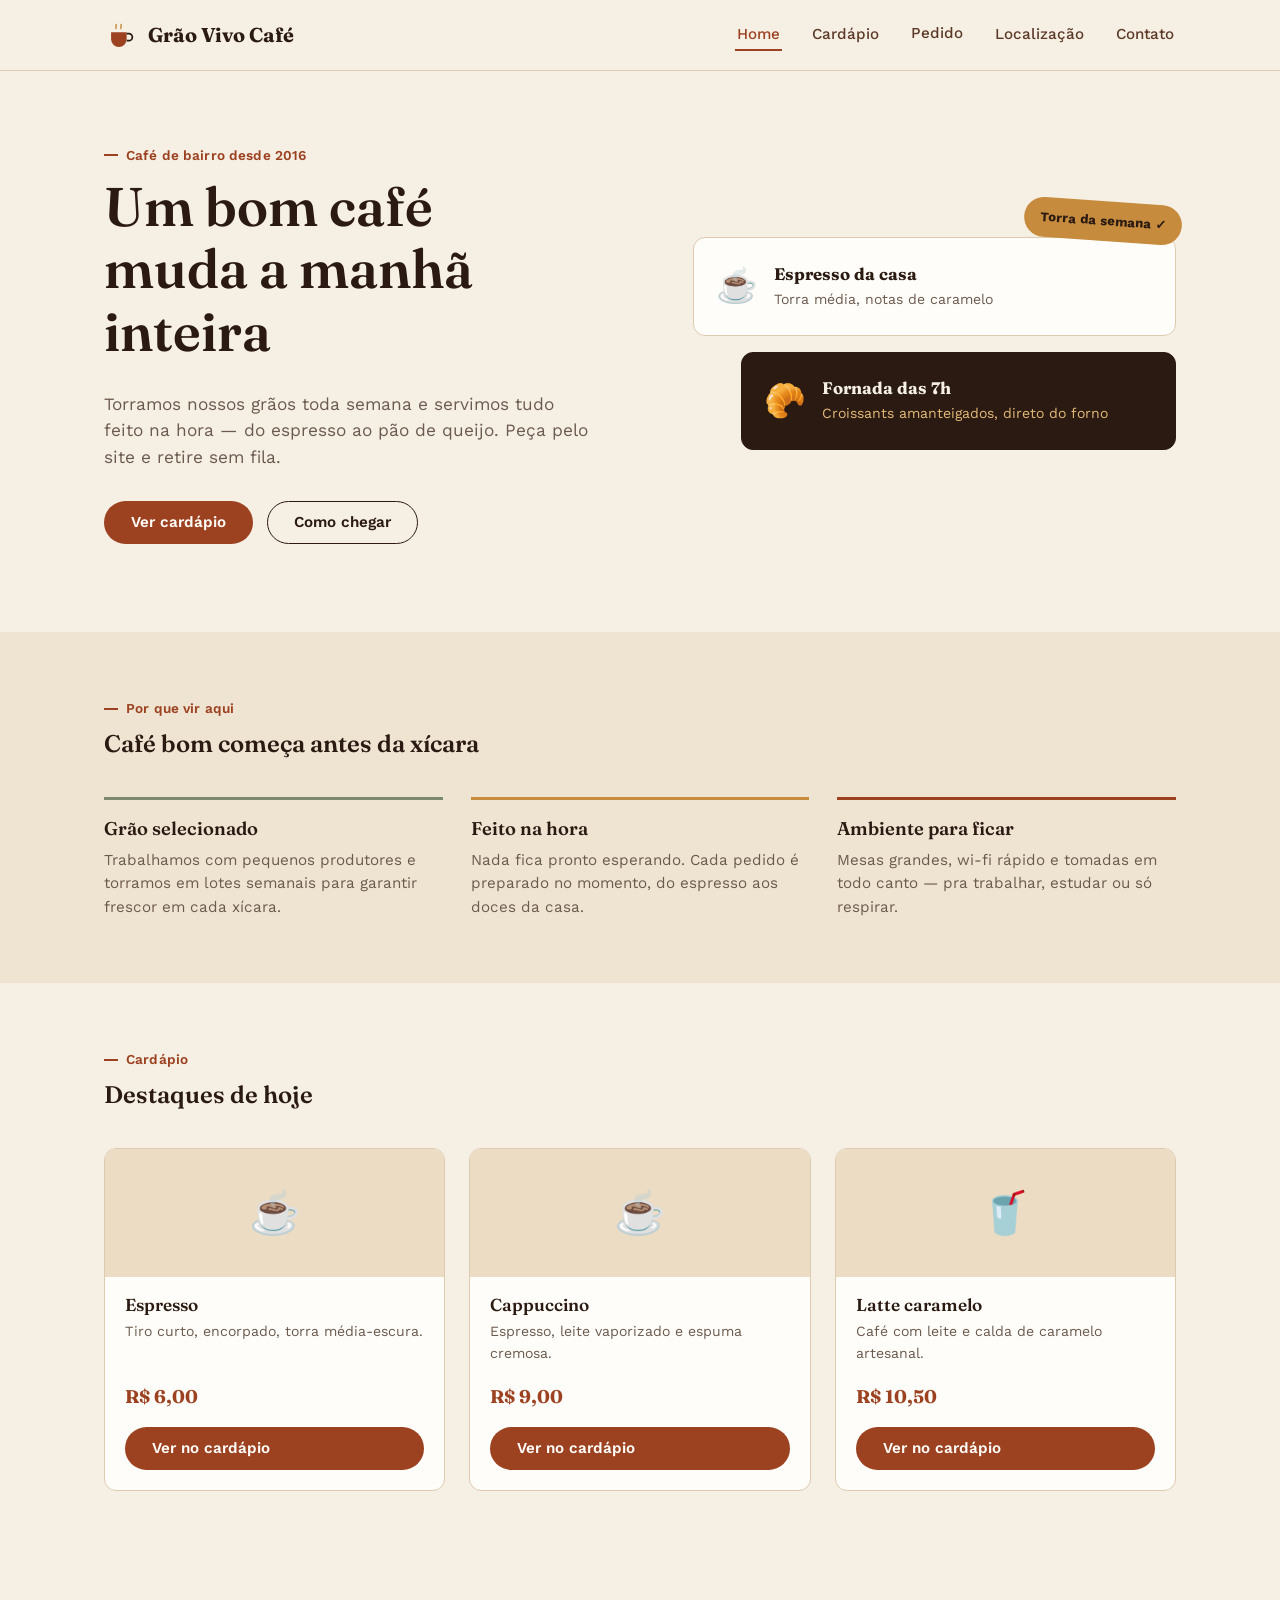
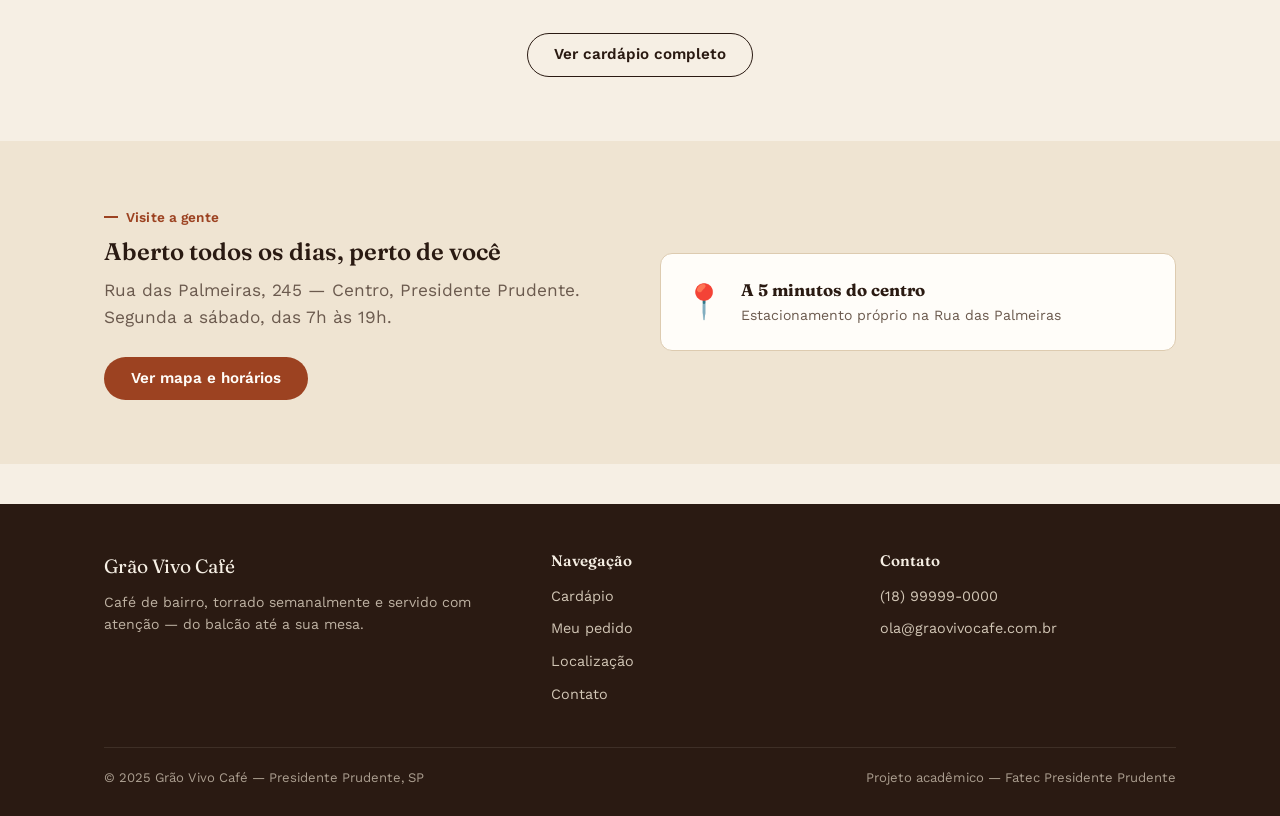
<file: index.html>
<!DOCTYPE html>
<html lang="pt-BR">
<head>
<meta charset="UTF-8" />
<meta name="viewport" content="width=device-width, initial-scale=1.0" />
<title>Grão Vivo Café — café de bairro, feito na hora</title>
<meta name="description" content="Grão Vivo Café: cardápio, pedidos, localização e contato. Café torrado semanalmente, feito com carinho." />
<link rel="preconnect" href="https://fonts.googleapis.com" />
<link rel="preconnect" href="https://fonts.gstatic.com" crossorigin />
<link href="https://fonts.googleapis.com/css2?family=Fraunces:opsz,wght@9..144,500;9..144,600;9..144,700&family=Work+Sans:wght@400;500;600;700&display=swap" rel="stylesheet" />
<link rel="stylesheet" href="style.css" />
</head>
<body>

<header class="site-header">
  <nav class="nav container">
    <a href="index.html" class="logo">
      <svg class="logo-mark" viewBox="0 0 48 48" fill="none" xmlns="http://www.w3.org/2000/svg" aria-hidden="true">
        <path d="M10 20h22v10a11 11 0 0 1-11 11h0A11 11 0 0 1 10 30V20Z" fill="#9C4221"/>
        <path d="M32 22h3a5 5 0 0 1 0 10h-3" stroke="#2A1A12" stroke-width="2.5" fill="none"/>
        <path d="M17 15c-1.5-2 1.5-3 0-6" stroke="#C68B3D" stroke-width="2" stroke-linecap="round"/>
        <path d="M24 15c-1.5-2 1.5-3 0-6" stroke="#C68B3D" stroke-width="2" stroke-linecap="round"/>
      </svg>
      Grão Vivo Café
    </a>

    <button class="nav-toggle" aria-label="Abrir menu" aria-expanded="false">
      <span></span>
    </button>

    <ul class="nav-links">
      <li><a href="index.html" aria-current="page">Home</a></li>
      <li><a href="cardapio.html">Cardápio</a></li>
      <li><a href="pedido.html" class="nav-cart">Pedido <span class="cart-badge" data-empty="true">0</span></a></li>
      <li><a href="localizacao.html">Localização</a></li>
      <li><a href="contato.html">Contato</a></li>
    </ul>
  </nav>
</header>

<main>

  <section class="hero">
    <div class="container">
      <div class="hero-copy">
        <span class="eyebrow">Café de bairro desde 2016</span>
        <h1>Um bom café muda a manhã inteira</h1>
        <p class="hero-sub">Torramos nossos grãos toda semana e servimos tudo feito na hora — do espresso ao pão de queijo. Peça pelo site e retire sem fila.</p>
        <div class="hero-actions">
          <a href="cardapio.html" class="btn btn-primary">Ver cardápio</a>
          <a href="localizacao.html" class="btn btn-secondary">Como chegar</a>
        </div>
      </div>

      <div class="hero-art">
        <span class="hero-badge">Torra da semana ✓</span>
        <div class="hero-card">
          <span class="emoji">☕</span>
          <div>
            <strong>Espresso da casa</strong>
            <span>Torra média, notas de caramelo</span>
          </div>
        </div>
        <div class="hero-card is-offset">
          <span class="emoji">🥐</span>
          <div>
            <strong>Fornada das 7h</strong>
            <span>Croissants amanteigados, direto do forno</span>
          </div>
        </div>
      </div>
    </div>
  </section>

  <section class="section-alt">
    <div class="container">
      <div class="section-head">
        <span class="eyebrow">Por que vir aqui</span>
        <h2>Café bom começa antes da xícara</h2>
      </div>

      <div class="features">
        <div class="feature">
          <h3>Grão selecionado</h3>
          <p>Trabalhamos com pequenos produtores e torramos em lotes semanais para garantir frescor em cada xícara.</p>
        </div>
        <div class="feature">
          <h3>Feito na hora</h3>
          <p>Nada fica pronto esperando. Cada pedido é preparado no momento, do espresso aos doces da casa.</p>
        </div>
        <div class="feature">
          <h3>Ambiente para ficar</h3>
          <p>Mesas grandes, wi-fi rápido e tomadas em todo canto — pra trabalhar, estudar ou só respirar.</p>
        </div>
      </div>
    </div>
  </section>

  <section id="destaques">
    <div class="container">
      <div class="section-head">
        <span class="eyebrow">Cardápio</span>
        <h2>Destaques de hoje</h2>
      </div>

      <div class="menu-grid" data-destaques></div>

      <div style="text-align:center; margin-top: 32px;">
        <a href="cardapio.html" class="btn btn-secondary">Ver cardápio completo</a>
      </div>
    </div>
  </section>

  <section class="section-alt">
    <div class="container" style="display:grid; grid-template-columns: 1fr 1fr; gap: 40px; align-items:center;">
      <div>
        <span class="eyebrow">Visite a gente</span>
        <h2>Aberto todos os dias, perto de você</h2>
        <p class="hero-sub" style="margin-bottom: 1.5em;">Rua das Palmeiras, 245 — Centro, Presidente Prudente. Segunda a sábado, das 7h às 19h.</p>
        <a href="localizacao.html" class="btn btn-primary">Ver mapa e horários</a>
      </div>
      <div class="hero-card" style="margin:0;">
        <span class="emoji">📍</span>
        <div>
          <strong>A 5 minutos do centro</strong>
          <span>Estacionamento próprio na Rua das Palmeiras</span>
        </div>
      </div>
    </div>
  </section>

</main>

<footer class="site-footer">
  <div class="container">
    <div class="footer-grid">
      <div>
        <div class="footer-logo">Grão Vivo Café</div>
        <p>Café de bairro, torrado semanalmente e servido com atenção — do balcão até a sua mesa.</p>
      </div>
      <div>
        <h4>Navegação</h4>
        <ul>
          <li><a href="cardapio.html">Cardápio</a></li>
          <li><a href="pedido.html">Meu pedido</a></li>
          <li><a href="localizacao.html">Localização</a></li>
          <li><a href="contato.html">Contato</a></li>
        </ul>
      </div>
      <div>
        <h4>Contato</h4>
        <ul>
          <li><a href="tel:+5518999990000">(18) 99999-0000</a></li>
          <li><a href="mailto:ola@graovivocafe.com.br">ola@graovivocafe.com.br</a></li>
        </ul>
      </div>
    </div>
    <div class="footer-bottom">
      <span>© 2025 Grão Vivo Café — Presidente Prudente, SP</span>
      <span>Projeto acadêmico — Fatec Presidente Prudente</span>
    </div>
  </div>
</footer>

<script src="produtos.js"></script>
<script src="carrinho.js"></script>
<script src="nav.js"></script>
<script>
  document.addEventListener("DOMContentLoaded", () => {
    const grid = document.querySelector("[data-destaques]");
    const destaques = PRODUTOS.slice(0, 3);
    grid.innerHTML = destaques.map((produto) => `
      <article class="product-card">
        <div class="product-media" data-categoria="${produto.categoria}">${produto.emoji}</div>
        <div class="product-body">
          <h3>${produto.nome}</h3>
          <p class="product-desc">${produto.descricao}</p>
          <div class="product-footer">
            <span class="product-price">${produto.precoFormatado}</span>
          </div>
          <a href="cardapio.html" class="btn btn-primary add-btn">Ver no cardápio</a>
        </div>
      </article>
    `).join("");
  });
</script>
</body>
</html>
</file>
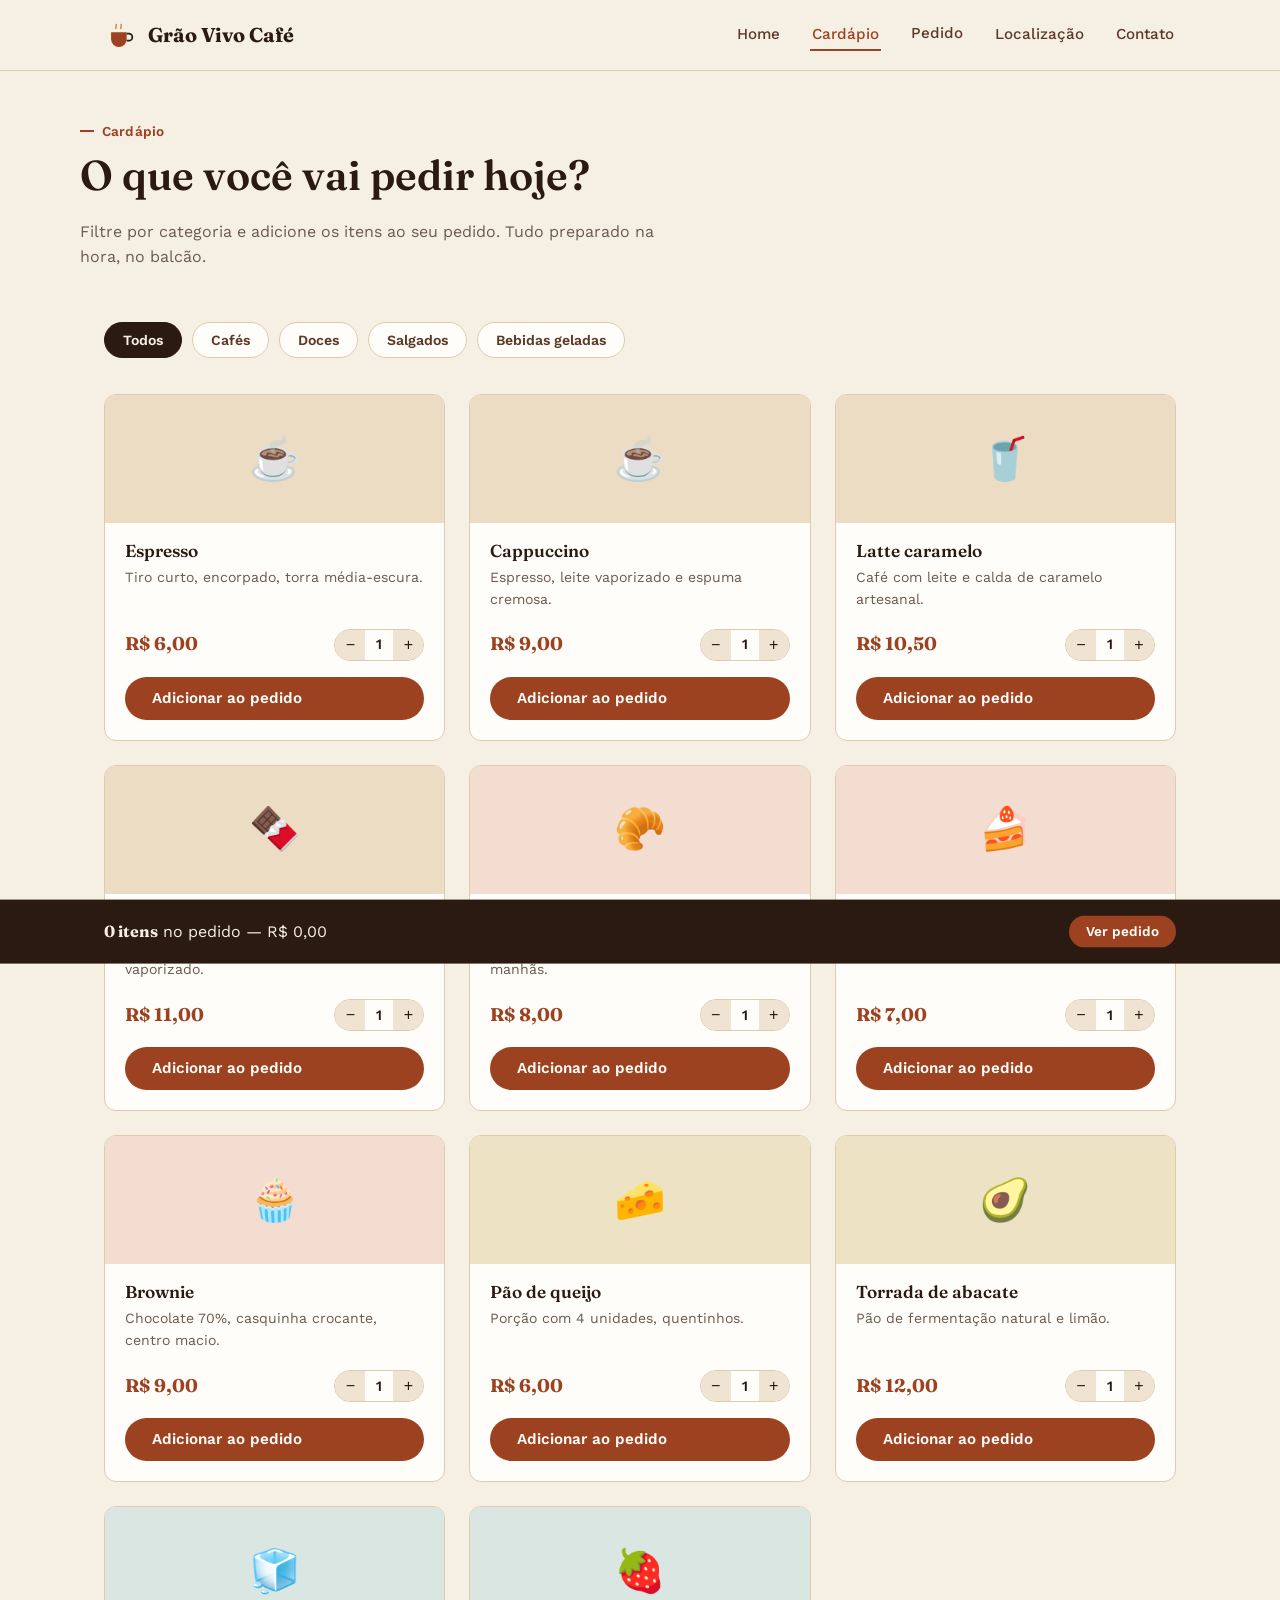
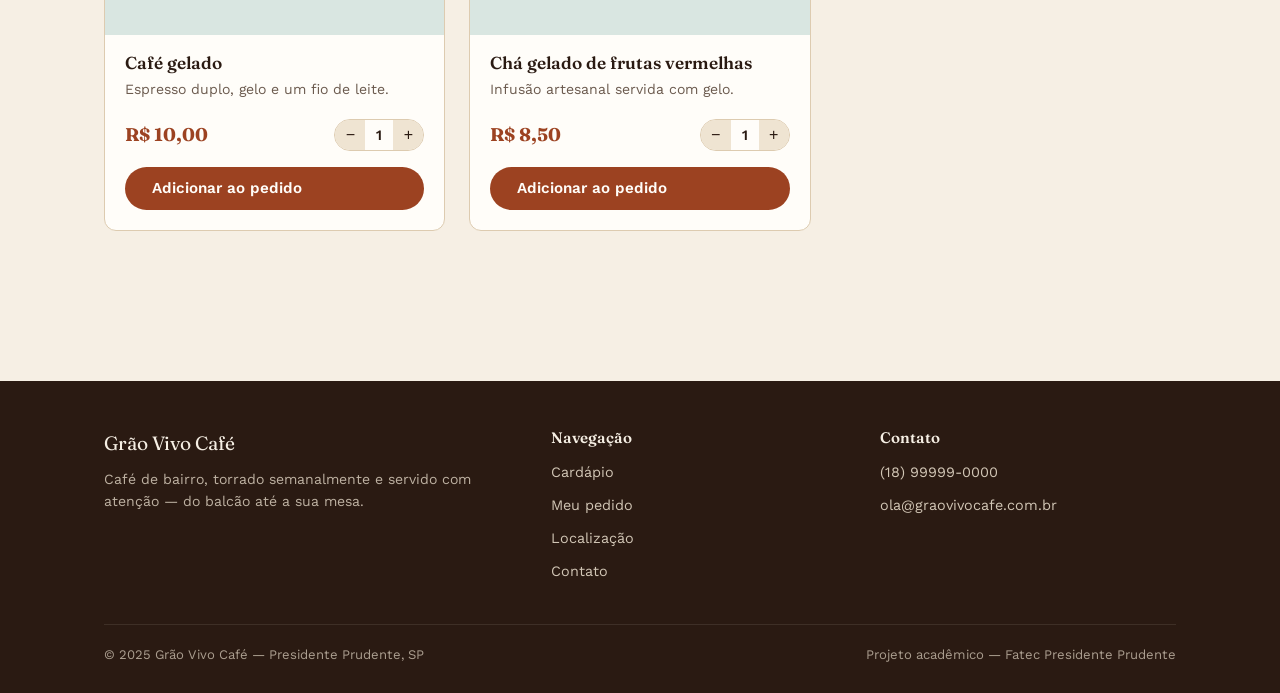
<file: cardapio.html>
<!DOCTYPE html>
<html lang="pt-BR">
<head>
<meta charset="UTF-8" />
<meta name="viewport" content="width=device-width, initial-scale=1.0" />
<title>Cardápio — Grão Vivo Café</title>
<meta name="description" content="Confira o cardápio completo do Grão Vivo Café: cafés, doces, salgados e bebidas geladas." />
<link rel="preconnect" href="https://fonts.googleapis.com" />
<link rel="preconnect" href="https://fonts.gstatic.com" crossorigin />
<link href="https://fonts.googleapis.com/css2?family=Fraunces:opsz,wght@9..144,500;9..144,600;9..144,700&family=Work+Sans:wght@400;500;600;700&display=swap" rel="stylesheet" />
<link rel="stylesheet" href="style.css" />
</head>
<body>

<header class="site-header">
  <nav class="nav container">
    <a href="index.html" class="logo">
      <svg class="logo-mark" viewBox="0 0 48 48" fill="none" xmlns="http://www.w3.org/2000/svg" aria-hidden="true">
        <path d="M10 20h22v10a11 11 0 0 1-11 11h0A11 11 0 0 1 10 30V20Z" fill="#9C4221"/>
        <path d="M32 22h3a5 5 0 0 1 0 10h-3" stroke="#2A1A12" stroke-width="2.5" fill="none"/>
        <path d="M17 15c-1.5-2 1.5-3 0-6" stroke="#C68B3D" stroke-width="2" stroke-linecap="round"/>
        <path d="M24 15c-1.5-2 1.5-3 0-6" stroke="#C68B3D" stroke-width="2" stroke-linecap="round"/>
      </svg>
      Grão Vivo Café
    </a>

    <button class="nav-toggle" aria-label="Abrir menu" aria-expanded="false">
      <span></span>
    </button>

    <ul class="nav-links">
      <li><a href="index.html">Home</a></li>
      <li><a href="cardapio.html" aria-current="page">Cardápio</a></li>
      <li><a href="pedido.html" class="nav-cart">Pedido <span class="cart-badge" data-empty="true">0</span></a></li>
      <li><a href="localizacao.html">Localização</a></li>
      <li><a href="contato.html">Contato</a></li>
    </ul>
  </nav>
</header>

<main>
  <div class="page-head container">
    <span class="eyebrow">Cardápio</span>
    <h1>O que você vai pedir hoje?</h1>
    <p>Filtre por categoria e adicione os itens ao seu pedido. Tudo preparado na hora, no balcão.</p>
  </div>

  <div class="container">
    <div class="filters" role="group" aria-label="Filtrar por categoria"></div>
    <div class="menu-grid"></div>
  </div>
</main>

<div class="cart-bar">
  <div class="container">
    <span data-resumo>0 itens no pedido</span>
    <a href="pedido.html" class="btn btn-primary btn-small">Ver pedido</a>
  </div>
</div>

<footer class="site-footer">
  <div class="container">
    <div class="footer-grid">
      <div>
        <div class="footer-logo">Grão Vivo Café</div>
        <p>Café de bairro, torrado semanalmente e servido com atenção — do balcão até a sua mesa.</p>
      </div>
      <div>
        <h4>Navegação</h4>
        <ul>
          <li><a href="cardapio.html">Cardápio</a></li>
          <li><a href="pedido.html">Meu pedido</a></li>
          <li><a href="localizacao.html">Localização</a></li>
          <li><a href="contato.html">Contato</a></li>
        </ul>
      </div>
      <div>
        <h4>Contato</h4>
        <ul>
          <li><a href="tel:+5518999990000">(18) 99999-0000</a></li>
          <li><a href="mailto:ola@graovivocafe.com.br">ola@graovivocafe.com.br</a></li>
        </ul>
      </div>
    </div>
    <div class="footer-bottom">
      <span>© 2025 Grão Vivo Café — Presidente Prudente, SP</span>
      <span>Projeto acadêmico — Fatec Presidente Prudente</span>
    </div>
  </div>
</footer>

<script src="produtos.js"></script>
<script src="carrinho.js"></script>
<script src="nav.js"></script>
<script src="cardapio.js"></script>
</body>
</html>
</file>
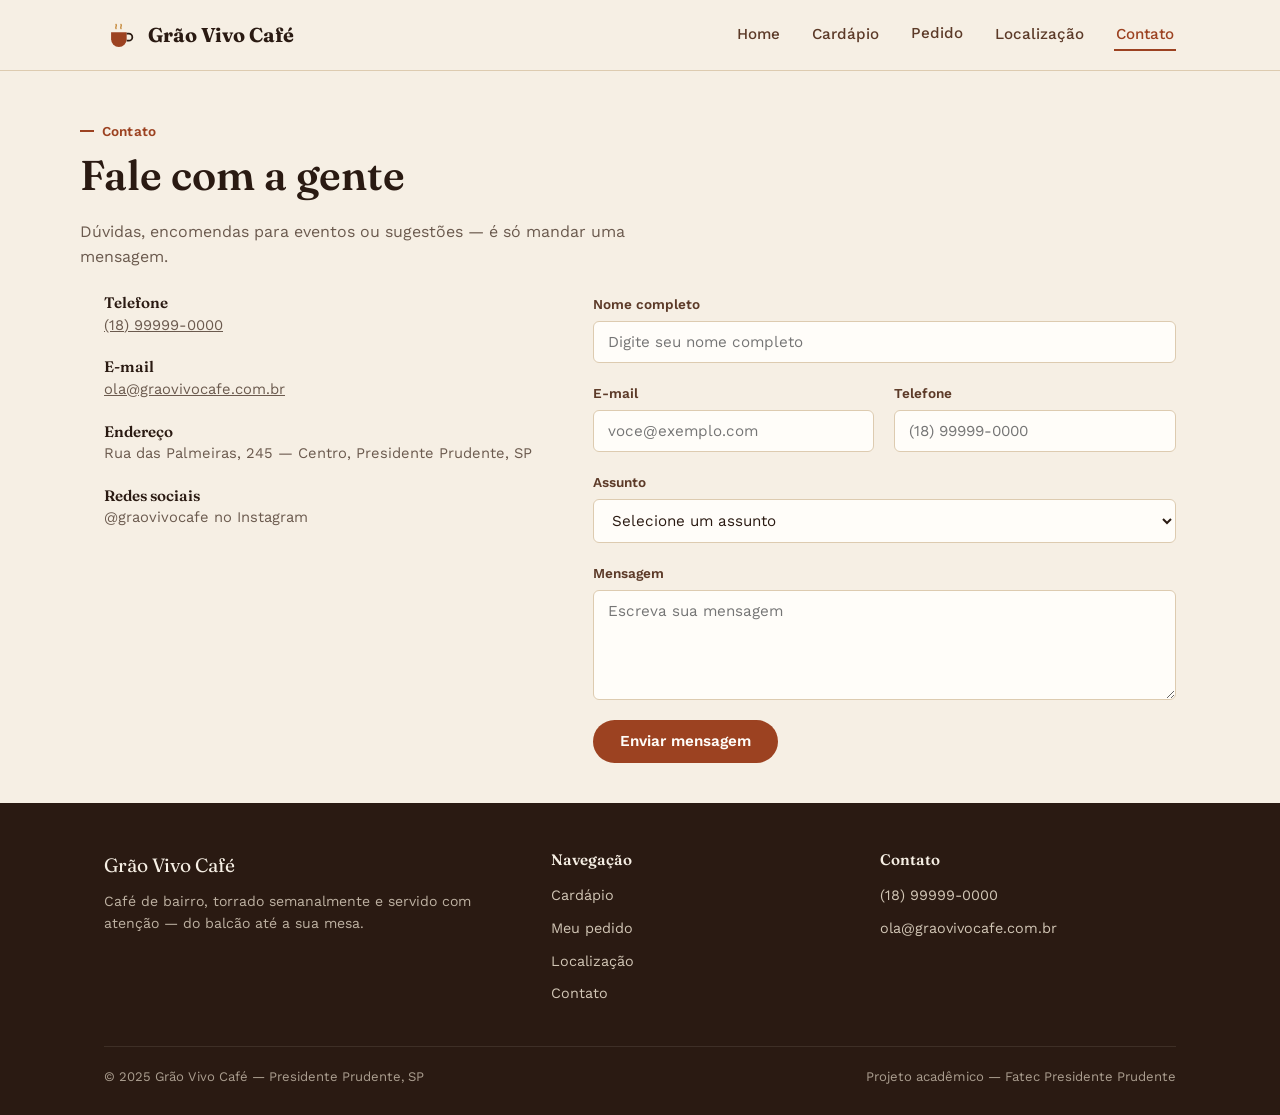
<file: contato.html>
<!DOCTYPE html>
<html lang="pt-BR">
<head>
<meta charset="UTF-8" />
<meta name="viewport" content="width=device-width, initial-scale=1.0" />
<title>Contato — Grão Vivo Café</title>
<meta name="description" content="Fale com o Grão Vivo Café: dúvidas, encomendas e sugestões." />
<link rel="preconnect" href="https://fonts.googleapis.com" />
<link rel="preconnect" href="https://fonts.gstatic.com" crossorigin />
<link href="https://fonts.googleapis.com/css2?family=Fraunces:opsz,wght@9..144,500;9..144,600;9..144,700&family=Work+Sans:wght@400;500;600;700&display=swap" rel="stylesheet" />
<link rel="stylesheet" href="style.css" />
</head>
<body>

<header class="site-header">
  <nav class="nav container">
    <a href="index.html" class="logo">
      <svg class="logo-mark" viewBox="0 0 48 48" fill="none" xmlns="http://www.w3.org/2000/svg" aria-hidden="true">
        <path d="M10 20h22v10a11 11 0 0 1-11 11h0A11 11 0 0 1 10 30V20Z" fill="#9C4221"/>
        <path d="M32 22h3a5 5 0 0 1 0 10h-3" stroke="#2A1A12" stroke-width="2.5" fill="none"/>
        <path d="M17 15c-1.5-2 1.5-3 0-6" stroke="#C68B3D" stroke-width="2" stroke-linecap="round"/>
        <path d="M24 15c-1.5-2 1.5-3 0-6" stroke="#C68B3D" stroke-width="2" stroke-linecap="round"/>
      </svg>
      Grão Vivo Café
    </a>

    <button class="nav-toggle" aria-label="Abrir menu" aria-expanded="false">
      <span></span>
    </button>

    <ul class="nav-links">
      <li><a href="index.html">Home</a></li>
      <li><a href="cardapio.html">Cardápio</a></li>
      <li><a href="pedido.html" class="nav-cart">Pedido <span class="cart-badge" data-empty="true">0</span></a></li>
      <li><a href="localizacao.html">Localização</a></li>
      <li><a href="contato.html" aria-current="page">Contato</a></li>
    </ul>
  </nav>
</header>

<main>
  <div class="page-head container">
    <span class="eyebrow">Contato</span>
    <h1>Fale com a gente</h1>
    <p>Dúvidas, encomendas para eventos ou sugestões — é só mandar uma mensagem.</p>
  </div>

  <div class="container">
    <div class="contact-layout">
      <div class="contact-info">
        <div class="info-item">
          <h4>Telefone</h4>
          <p><a href="tel:+5518999990000">(18) 99999-0000</a></p>
        </div>
        <div class="info-item">
          <h4>E-mail</h4>
          <p><a href="mailto:ola@graovivocafe.com.br">ola@graovivocafe.com.br</a></p>
        </div>
        <div class="info-item">
          <h4>Endereço</h4>
          <p>Rua das Palmeiras, 245 — Centro, Presidente Prudente, SP</p>
        </div>
        <div class="info-item">
          <h4>Redes sociais</h4>
          <p>@graovivocafe no Instagram</p>
        </div>
      </div>

      <form id="form-contato" novalidate>
        <div class="form-grid">
          <div class="field full">
            <label for="nome">Nome completo</label>
            <input type="text" id="nome" name="nome" placeholder="Digite seu nome completo" autocomplete="name" />
            <span class="field-error" data-erro-de="nome"></span>
          </div>

          <div class="field">
            <label for="email">E-mail</label>
            <input type="email" id="email" name="email" placeholder="voce@exemplo.com" autocomplete="email" />
            <span class="field-error" data-erro-de="email"></span>
          </div>

          <div class="field">
            <label for="telefone">Telefone</label>
            <input type="tel" id="telefone" name="telefone" placeholder="(18) 99999-0000" autocomplete="tel" />
            <span class="field-error" data-erro-de="telefone"></span>
          </div>

          <div class="field full">
            <label for="assunto">Assunto</label>
            <select id="assunto" name="assunto">
              <option value="">Selecione um assunto</option>
              <option value="duvida">Dúvida</option>
              <option value="encomenda">Encomenda para evento</option>
              <option value="elogio">Elogio</option>
              <option value="reclamacao">Reclamação</option>
              <option value="outro">Outro</option>
            </select>
            <span class="field-error" data-erro-de="assunto"></span>
          </div>

          <div class="field full">
            <label for="mensagem">Mensagem</label>
            <textarea id="mensagem" name="mensagem" placeholder="Escreva sua mensagem"></textarea>
            <span class="field-error" data-erro-de="mensagem"></span>
          </div>
        </div>

        <button type="submit" class="btn btn-primary" style="margin-top: 20px;">Enviar mensagem</button>
        <div class="confirm-box" aria-live="polite"></div>
      </form>
    </div>
  </div>
</main>

<footer class="site-footer">
  <div class="container">
    <div class="footer-grid">
      <div>
        <div class="footer-logo">Grão Vivo Café</div>
        <p>Café de bairro, torrado semanalmente e servido com atenção — do balcão até a sua mesa.</p>
      </div>
      <div>
        <h4>Navegação</h4>
        <ul>
          <li><a href="cardapio.html">Cardápio</a></li>
          <li><a href="pedido.html">Meu pedido</a></li>
          <li><a href="localizacao.html">Localização</a></li>
          <li><a href="contato.html">Contato</a></li>
        </ul>
      </div>
      <div>
        <h4>Contato</h4>
        <ul>
          <li><a href="tel:+5518999990000">(18) 99999-0000</a></li>
          <li><a href="mailto:ola@graovivocafe.com.br">ola@graovivocafe.com.br</a></li>
        </ul>
      </div>
    </div>
    <div class="footer-bottom">
      <span>© 2025 Grão Vivo Café — Presidente Prudente, SP</span>
      <span>Projeto acadêmico — Fatec Presidente Prudente</span>
    </div>
  </div>
</footer>

<script src="produtos.js"></script>
<script src="carrinho.js"></script>
<script src="nav.js"></script>
<script src="contato.js"></script>
</body>
</html>
</file>
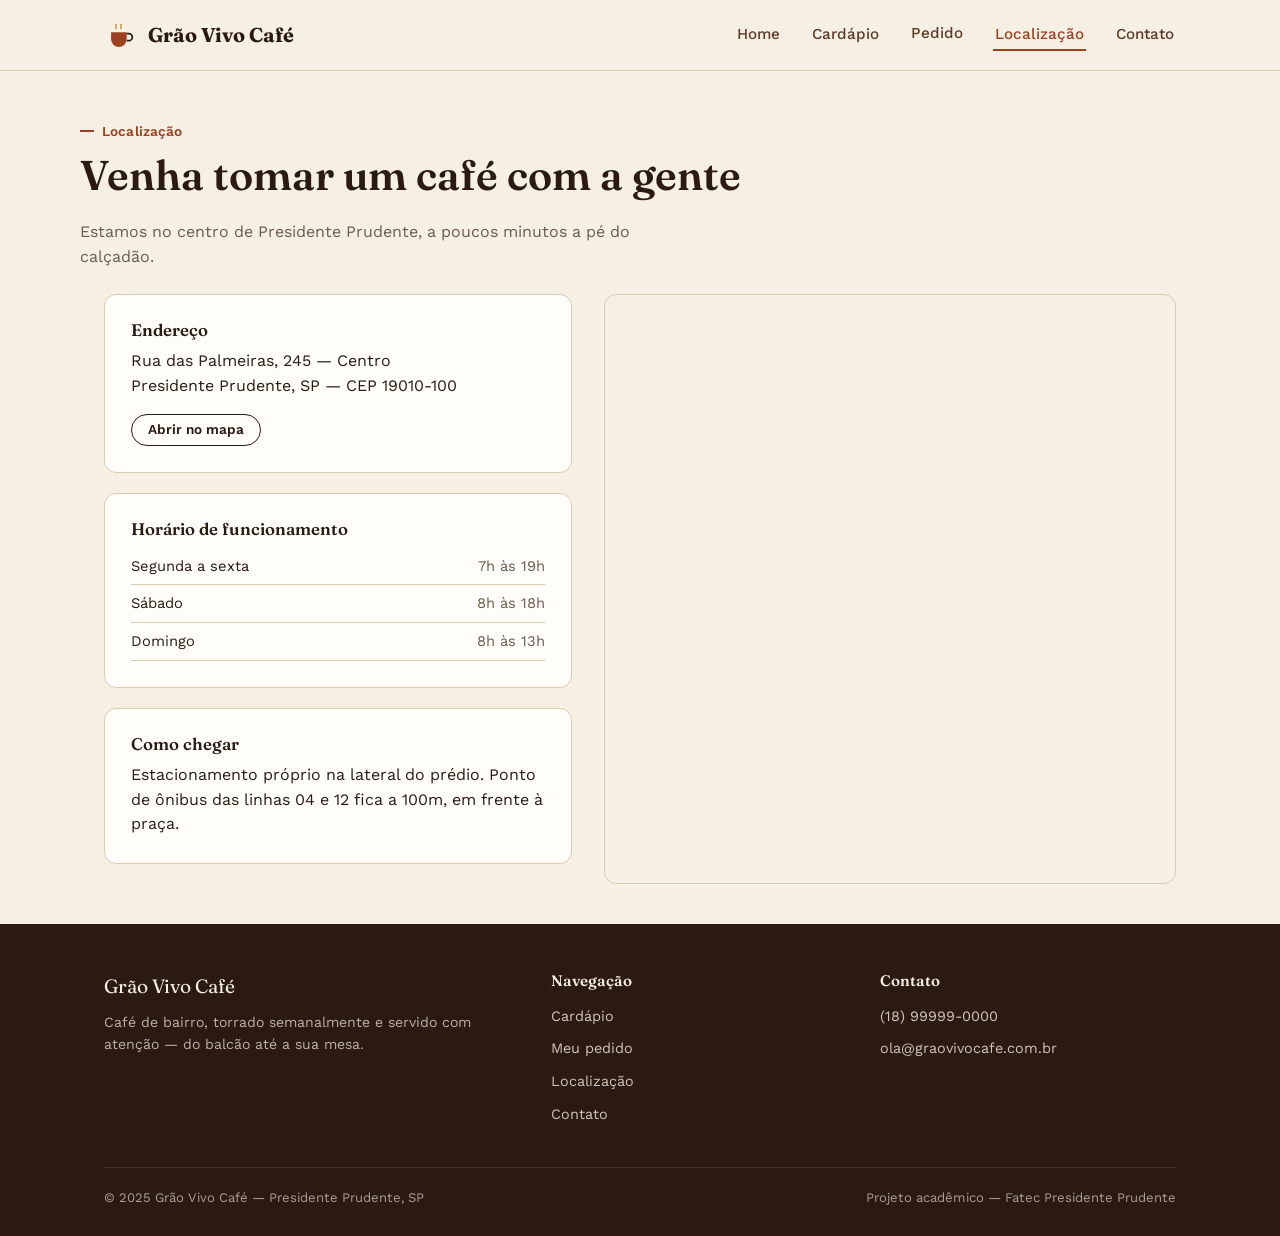
<file: localizacao.html>
<!DOCTYPE html>
<html lang="pt-BR">
<head>
<meta charset="UTF-8" />
<meta name="viewport" content="width=device-width, initial-scale=1.0" />
<title>Localização — Grão Vivo Café</title>
<meta name="description" content="Endereço, horário de funcionamento e mapa do Grão Vivo Café em Presidente Prudente." />
<link rel="preconnect" href="https://fonts.googleapis.com" />
<link rel="preconnect" href="https://fonts.gstatic.com" crossorigin />
<link href="https://fonts.googleapis.com/css2?family=Fraunces:opsz,wght@9..144,500;9..144,600;9..144,700&family=Work+Sans:wght@400;500;600;700&display=swap" rel="stylesheet" />
<link rel="stylesheet" href="style.css" />
</head>
<body>

<header class="site-header">
  <nav class="nav container">
    <a href="index.html" class="logo">
      <svg class="logo-mark" viewBox="0 0 48 48" fill="none" xmlns="http://www.w3.org/2000/svg" aria-hidden="true">
        <path d="M10 20h22v10a11 11 0 0 1-11 11h0A11 11 0 0 1 10 30V20Z" fill="#9C4221"/>
        <path d="M32 22h3a5 5 0 0 1 0 10h-3" stroke="#2A1A12" stroke-width="2.5" fill="none"/>
        <path d="M17 15c-1.5-2 1.5-3 0-6" stroke="#C68B3D" stroke-width="2" stroke-linecap="round"/>
        <path d="M24 15c-1.5-2 1.5-3 0-6" stroke="#C68B3D" stroke-width="2" stroke-linecap="round"/>
      </svg>
      Grão Vivo Café
    </a>

    <button class="nav-toggle" aria-label="Abrir menu" aria-expanded="false">
      <span></span>
    </button>

    <ul class="nav-links">
      <li><a href="index.html">Home</a></li>
      <li><a href="cardapio.html">Cardápio</a></li>
      <li><a href="pedido.html" class="nav-cart">Pedido <span class="cart-badge" data-empty="true">0</span></a></li>
      <li><a href="localizacao.html" aria-current="page">Localização</a></li>
      <li><a href="contato.html">Contato</a></li>
    </ul>
  </nav>
</header>

<main>
  <div class="page-head container">
    <span class="eyebrow">Localização</span>
    <h1>Venha tomar um café com a gente</h1>
    <p>Estamos no centro de Presidente Prudente, a poucos minutos a pé do calçadão.</p>
  </div>

  <div class="container">
    <div class="location-layout">
      <div>
        <div class="info-block">
          <h3>Endereço</h3>
          <p>Rua das Palmeiras, 245 — Centro<br />Presidente Prudente, SP — CEP 19010-100</p>
          <a href="https://www.openstreetmap.org/?mlat=-22.1256&mlon=-51.3889#map=17/-22.1256/-51.3889" target="_blank" rel="noopener" class="btn btn-secondary btn-small">Abrir no mapa</a>
        </div>

        <div class="info-block">
          <h3>Horário de funcionamento</h3>
          <table class="hours-table">
            <tr><td>Segunda a sexta</td><td>7h às 19h</td></tr>
            <tr><td>Sábado</td><td>8h às 18h</td></tr>
            <tr><td>Domingo</td><td>8h às 13h</td></tr>
          </table>
        </div>

        <div class="info-block">
          <h3>Como chegar</h3>
          <p style="margin-bottom:0;">Estacionamento próprio na lateral do prédio. Ponto de ônibus das linhas 04 e 12 fica a 100m, em frente à praça.</p>
        </div>
      </div>

      <div class="map-frame">
        <iframe
          title="Mapa com a localização do Grão Vivo Café"
          src="https://www.openstreetmap.org/export/embed.html?bbox=-51.3989%2C-22.1306%2C-51.3789%2C-22.1206&layer=mapnik&marker=-22.1256%2C-51.3889"
          loading="lazy">
        </iframe>
      </div>
    </div>
  </div>
</main>

<footer class="site-footer">
  <div class="container">
    <div class="footer-grid">
      <div>
        <div class="footer-logo">Grão Vivo Café</div>
        <p>Café de bairro, torrado semanalmente e servido com atenção — do balcão até a sua mesa.</p>
      </div>
      <div>
        <h4>Navegação</h4>
        <ul>
          <li><a href="cardapio.html">Cardápio</a></li>
          <li><a href="pedido.html">Meu pedido</a></li>
          <li><a href="localizacao.html">Localização</a></li>
          <li><a href="contato.html">Contato</a></li>
        </ul>
      </div>
      <div>
        <h4>Contato</h4>
        <ul>
          <li><a href="tel:+5518999990000">(18) 99999-0000</a></li>
          <li><a href="mailto:ola@graovivocafe.com.br">ola@graovivocafe.com.br</a></li>
        </ul>
      </div>
    </div>
    <div class="footer-bottom">
      <span>© 2025 Grão Vivo Café — Presidente Prudente, SP</span>
      <span>Projeto acadêmico — Fatec Presidente Prudente</span>
    </div>
  </div>
</footer>

<script src="produtos.js"></script>
<script src="carrinho.js"></script>
<script src="nav.js"></script>
</body>
</html>
</file>
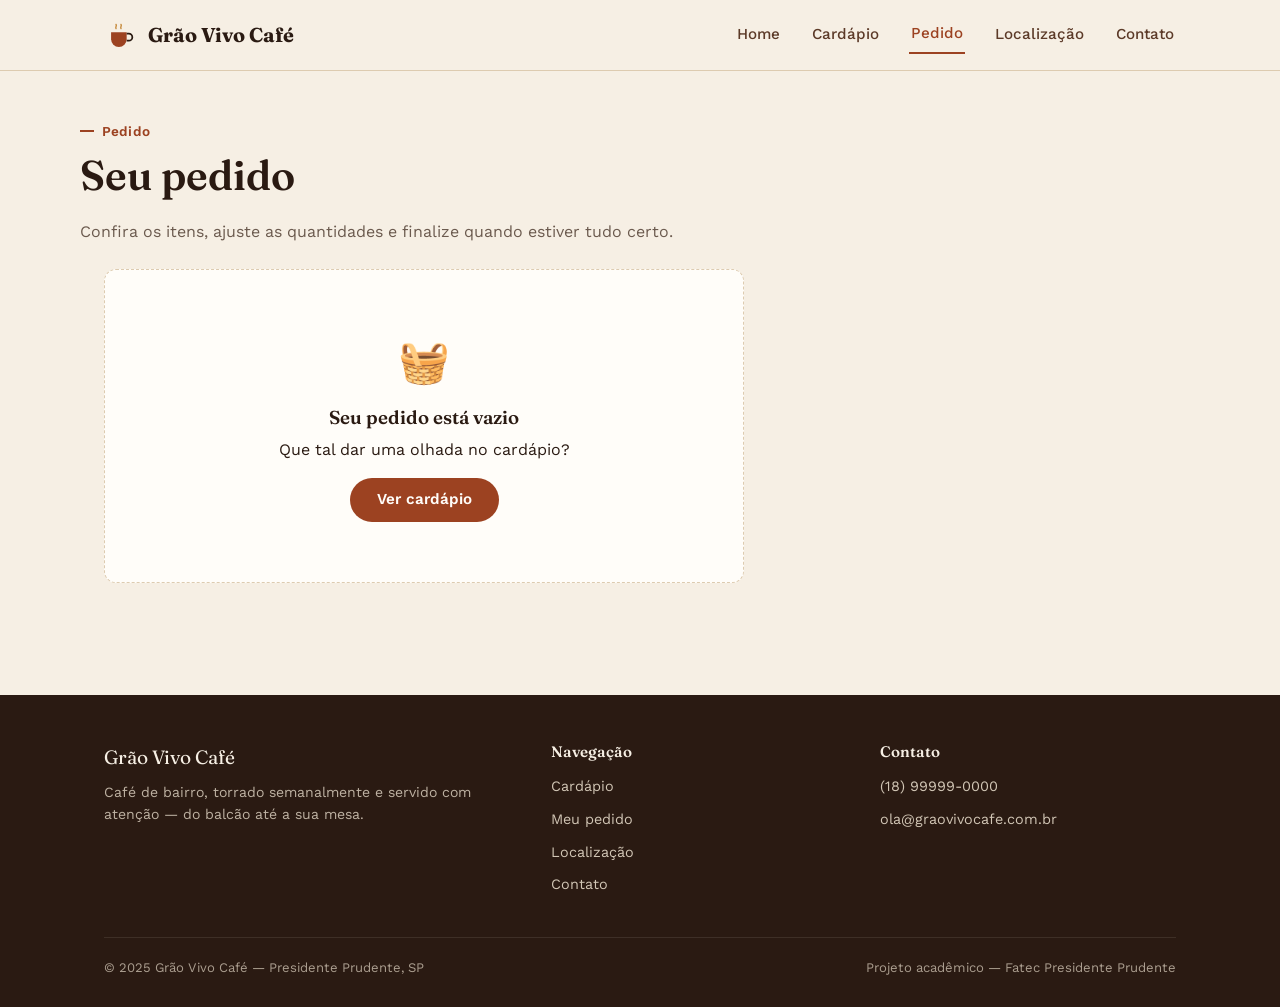
<file: pedido.html>
<!DOCTYPE html>
<html lang="pt-BR">
<head>
<meta charset="UTF-8" />
<meta name="viewport" content="width=device-width, initial-scale=1.0" />
<title>Seu pedido — Grão Vivo Café</title>
<meta name="description" content="Revise seu pedido, ajuste quantidades e finalize a compra no Grão Vivo Café." />
<link rel="preconnect" href="https://fonts.googleapis.com" />
<link rel="preconnect" href="https://fonts.gstatic.com" crossorigin />
<link href="https://fonts.googleapis.com/css2?family=Fraunces:opsz,wght@9..144,500;9..144,600;9..144,700&family=Work+Sans:wght@400;500;600;700&display=swap" rel="stylesheet" />
<link rel="stylesheet" href="style.css" />
</head>
<body>

<header class="site-header">
  <nav class="nav container">
    <a href="index.html" class="logo">
      <svg class="logo-mark" viewBox="0 0 48 48" fill="none" xmlns="http://www.w3.org/2000/svg" aria-hidden="true">
        <path d="M10 20h22v10a11 11 0 0 1-11 11h0A11 11 0 0 1 10 30V20Z" fill="#9C4221"/>
        <path d="M32 22h3a5 5 0 0 1 0 10h-3" stroke="#2A1A12" stroke-width="2.5" fill="none"/>
        <path d="M17 15c-1.5-2 1.5-3 0-6" stroke="#C68B3D" stroke-width="2" stroke-linecap="round"/>
        <path d="M24 15c-1.5-2 1.5-3 0-6" stroke="#C68B3D" stroke-width="2" stroke-linecap="round"/>
      </svg>
      Grão Vivo Café
    </a>

    <button class="nav-toggle" aria-label="Abrir menu" aria-expanded="false">
      <span></span>
    </button>

    <ul class="nav-links">
      <li><a href="index.html">Home</a></li>
      <li><a href="cardapio.html">Cardápio</a></li>
      <li><a href="pedido.html" class="nav-cart" aria-current="page">Pedido <span class="cart-badge" data-empty="true">0</span></a></li>
      <li><a href="localizacao.html">Localização</a></li>
      <li><a href="contato.html">Contato</a></li>
    </ul>
  </nav>
</header>

<main>
  <div class="page-head container">
    <span class="eyebrow">Pedido</span>
    <h1>Seu pedido</h1>
    <p>Confira os itens, ajuste as quantidades e finalize quando estiver tudo certo.</p>
  </div>

  <div class="container">
    <div class="order-layout">
      <div>
        <div class="order-items"></div>

        <div class="empty-state" style="display:none;">
          <span class="emoji">🧺</span>
          <h3>Seu pedido está vazio</h3>
          <p>Que tal dar uma olhada no cardápio?</p>
          <a href="cardapio.html" class="btn btn-primary">Ver cardápio</a>
        </div>
      </div>

      <aside class="order-summary">
        <h3>Resumo</h3>
        <div class="summary-row">
          <span>Subtotal</span>
          <span data-subtotal>R$ 0,00</span>
        </div>
        <div class="summary-row">
          <span>Entrega</span>
          <span data-taxa>R$ 0,00</span>
        </div>
        <div class="summary-row total">
          <span>Total</span>
          <span data-total>R$ 0,00</span>
        </div>
        <p style="font-size:0.82rem; color:var(--text-muted); margin: 10px 0 0;" data-aviso-frete></p>
        <button type="button" id="btn-finalizar" class="btn btn-primary btn-block" style="margin-top:18px;">Finalizar pedido</button>
        <div class="confirm-box" aria-live="polite"></div>
      </aside>
    </div>
  </div>
</main>

<footer class="site-footer">
  <div class="container">
    <div class="footer-grid">
      <div>
        <div class="footer-logo">Grão Vivo Café</div>
        <p>Café de bairro, torrado semanalmente e servido com atenção — do balcão até a sua mesa.</p>
      </div>
      <div>
        <h4>Navegação</h4>
        <ul>
          <li><a href="cardapio.html">Cardápio</a></li>
          <li><a href="pedido.html">Meu pedido</a></li>
          <li><a href="localizacao.html">Localização</a></li>
          <li><a href="contato.html">Contato</a></li>
        </ul>
      </div>
      <div>
        <h4>Contato</h4>
        <ul>
          <li><a href="tel:+5518999990000">(18) 99999-0000</a></li>
          <li><a href="mailto:ola@graovivocafe.com.br">ola@graovivocafe.com.br</a></li>
        </ul>
      </div>
    </div>
    <div class="footer-bottom">
      <span>© 2025 Grão Vivo Café — Presidente Prudente, SP</span>
      <span>Projeto acadêmico — Fatec Presidente Prudente</span>
    </div>
  </div>
</footer>

<script src="produtos.js"></script>
<script src="carrinho.js"></script>
<script src="nav.js"></script>
<script src="pedido.js"></script>
</body>
</html>
</file>
<file: style.css>
/* ==========================================================================
   Grão Vivo Café — style.css
   Design system + layout + componentes
   ========================================================================== */

:root {
  /* Cores */
  --cream: #f6efe4;
  --paper: #efe4d2;
  --espresso: #2a1a12;
  --coffee: #5c3a28;
  --caramel: #c68b3d;
  --caramel-light: #e3b978;
  --rust: #9c4221;
  --rust-dark: #7d341a;
  --sage: #7c8b6f;
  --sage-light: #e6e9df;
  --text-muted: #6b5a4e;
  --white: #fffdf9;
  --border: #ddcbb0;
  --error: #a3312a;

  /* Tipografia */
  --font-display: "Fraunces", Georgia, serif;
  --font-body: "Work Sans", Arial, sans-serif;

  /* Espaçamento / forma */
  --radius-sm: 6px;
  --radius-md: 12px;
  --radius-pill: 999px;
  --shadow-card: 0 1px 0 rgba(42, 26, 18, 0.06);
  --container: 1120px;
}

* {
  box-sizing: border-box;
}

html {
  scroll-behavior: smooth;
}

body {
  margin: 0;
  font-family: var(--font-body);
  background: var(--cream);
  color: var(--espresso);
  line-height: 1.55;
  -webkit-font-smoothing: antialiased;
}

img {
  max-width: 100%;
  display: block;
}

a {
  color: inherit;
}

h1, h2, h3, h4 {
  font-family: var(--font-display);
  font-weight: 600;
  line-height: 1.15;
  margin: 0 0 0.5em;
  color: var(--espresso);
}

p {
  margin: 0 0 1em;
}

.container {
  max-width: var(--container);
  margin: 0 auto;
  padding: 0 24px;
}

.eyebrow {
  display: inline-block;
  font-family: var(--font-body);
  font-size: 0.85rem;
  color: var(--rust);
  font-weight: 600;
  letter-spacing: 0.01em;
  margin-bottom: 0.75em;
  position: relative;
  padding-left: 22px;
}

.eyebrow::before {
  content: "";
  position: absolute;
  left: 0;
  top: 50%;
  width: 14px;
  height: 2px;
  background: var(--rust);
  transform: translateY(-50%);
}

/* Foco visível para acessibilidade */
a:focus-visible,
button:focus-visible,
input:focus-visible,
select:focus-visible,
textarea:focus-visible {
  outline: 2px solid var(--rust);
  outline-offset: 2px;
}

@media (prefers-reduced-motion: reduce) {
  * {
    animation-duration: 0.01ms !important;
    transition-duration: 0.01ms !important;
    scroll-behavior: auto !important;
  }
}

/* ==========================================================================
   Botões
   ========================================================================== */

.btn {
  display: inline-flex;
  align-items: center;
  gap: 8px;
  font-family: var(--font-body);
  font-size: 0.95rem;
  font-weight: 600;
  padding: 13px 26px;
  border-radius: var(--radius-pill);
  border: 1px solid transparent;
  cursor: pointer;
  text-decoration: none;
  transition: transform 0.15s ease, background 0.15s ease, border-color 0.15s ease;
  line-height: 1;
}

.btn:hover {
  transform: translateY(-1px);
}

.btn:active {
  transform: translateY(0);
}

.btn-primary {
  background: var(--rust);
  color: var(--white);
}

.btn-primary:hover {
  background: var(--rust-dark);
}

.btn-secondary {
  background: transparent;
  color: var(--espresso);
  border-color: var(--espresso);
}

.btn-secondary:hover {
  background: var(--espresso);
  color: var(--white);
}

.btn-small {
  padding: 8px 16px;
  font-size: 0.85rem;
}

.btn-block {
  width: 100%;
  justify-content: center;
}

.btn[disabled] {
  opacity: 0.45;
  cursor: not-allowed;
  transform: none;
}

/* ==========================================================================
   Cabeçalho / navegação
   ========================================================================== */

.site-header {
  position: sticky;
  top: 0;
  z-index: 40;
  background: rgba(246, 239, 228, 0.92);
  backdrop-filter: blur(6px);
  border-bottom: 1px solid var(--border);
}

.nav {
  display: flex;
  align-items: center;
  justify-content: space-between;
  padding: 16px 24px;
}

.logo {
  display: flex;
  align-items: center;
  gap: 10px;
  text-decoration: none;
  font-family: var(--font-display);
  font-size: 1.25rem;
  font-weight: 700;
  color: var(--espresso);
}

.logo-mark {
  width: 34px;
  height: 34px;
  flex-shrink: 0;
}

.nav-links {
  display: flex;
  align-items: center;
  gap: 28px;
  list-style: none;
  margin: 0;
  padding: 0;
}

.nav-links a {
  text-decoration: none;
  font-size: 0.95rem;
  font-weight: 500;
  color: var(--coffee);
  padding: 6px 2px;
  border-bottom: 2px solid transparent;
  transition: border-color 0.15s ease, color 0.15s ease;
}

.nav-links a:hover,
.nav-links a[aria-current="page"] {
  color: var(--rust);
  border-color: var(--rust);
}

.nav-cart {
  position: relative;
  display: inline-flex;
  align-items: center;
  gap: 6px;
}

.cart-badge {
  display: inline-flex;
  align-items: center;
  justify-content: center;
  min-width: 20px;
  height: 20px;
  padding: 0 5px;
  border-radius: var(--radius-pill);
  background: var(--rust);
  color: var(--white);
  font-size: 0.72rem;
  font-weight: 700;
}

.cart-badge[data-empty="true"] {
  display: none;
}

.nav-toggle {
  display: none;
  background: none;
  border: none;
  cursor: pointer;
  padding: 6px;
}

.nav-toggle span,
.nav-toggle span::before,
.nav-toggle span::after {
  content: "";
  display: block;
  width: 22px;
  height: 2px;
  background: var(--espresso);
  position: relative;
  transition: transform 0.2s ease, opacity 0.2s ease;
}

.nav-toggle span::before {
  position: absolute;
  top: -7px;
}

.nav-toggle span::after {
  position: absolute;
  top: 7px;
}

@media (max-width: 860px) {
  .nav-toggle {
    display: block;
  }

  .nav-links {
    position: absolute;
    top: 100%;
    left: 0;
    right: 0;
    flex-direction: column;
    align-items: flex-start;
    gap: 4px;
    background: var(--cream);
    border-bottom: 1px solid var(--border);
    padding: 8px 24px 20px;
    max-height: 0;
    overflow: hidden;
    transition: max-height 0.25s ease;
  }

  .nav-links.is-open {
    max-height: 320px;
  }

  .nav-links a {
    width: 100%;
    padding: 10px 0;
  }

  .site-header.menu-open .nav-toggle span {
    transform: rotate(45deg);
  }

  .site-header.menu-open .nav-toggle span::before {
    transform: rotate(90deg);
    top: 0;
  }

  .site-header.menu-open .nav-toggle span::after {
    opacity: 0;
  }
}

/* ==========================================================================
   Hero (Home)
   ========================================================================== */

.hero {
  padding: 72px 0 88px;
  position: relative;
  overflow: hidden;
}

.hero .container {
  display: grid;
  grid-template-columns: 1.05fr 0.95fr;
  gap: 56px;
  align-items: center;
}

.hero h1 {
  font-size: clamp(2.4rem, 4.4vw, 3.4rem);
  max-width: 12ch;
}

.hero-sub {
  font-size: 1.08rem;
  color: var(--text-muted);
  max-width: 44ch;
  margin-bottom: 1.75em;
}

.hero-actions {
  display: flex;
  gap: 14px;
  flex-wrap: wrap;
}

.hero-art {
  position: relative;
  display: grid;
  gap: 16px;
}

.hero-card {
  background: var(--white);
  border: 1px solid var(--border);
  border-radius: var(--radius-md);
  padding: 22px;
  display: flex;
  align-items: center;
  gap: 16px;
}

.hero-card.is-offset {
  margin-left: 48px;
  background: var(--espresso);
  color: var(--cream);
  border-color: var(--espresso);
}

.hero-card .emoji {
  font-size: 2.1rem;
}

.hero-card strong {
  display: block;
  font-family: var(--font-display);
  font-size: 1.05rem;
}

.hero-card span {
  font-size: 0.88rem;
  color: var(--text-muted);
}

.hero-card.is-offset span {
  color: var(--caramel-light);
}

.hero-badge {
  position: absolute;
  right: -6px;
  top: -36px;
  background: var(--caramel);
  color: var(--espresso);
  font-weight: 700;
  font-size: 0.82rem;
  padding: 10px 16px;
  border-radius: var(--radius-pill);
  transform: rotate(4deg);
}

@media (max-width: 860px) {
  .hero .container {
    grid-template-columns: 1fr;
  }

  .hero-badge {
    display: none;
  }

  .hero-card.is-offset {
    margin-left: 0;
  }
}

/* ==========================================================================
   Seções gerais
   ========================================================================== */

section {
  padding: 64px 0;
}

.section-head {
  max-width: 60ch;
  margin-bottom: 40px;
}

.section-alt {
  background: var(--paper);
}

.features {
  display: grid;
  grid-template-columns: repeat(3, 1fr);
  gap: 28px;
}

.feature {
  border-top: 3px solid var(--sage);
  padding-top: 18px;
}

.feature:nth-child(2) {
  border-color: var(--caramel);
}

.feature:nth-child(3) {
  border-color: var(--rust);
}

.feature h3 {
  font-size: 1.15rem;
}

.feature p {
  color: var(--text-muted);
  font-size: 0.95rem;
  margin-bottom: 0;
}

@media (max-width: 760px) {
  .features {
    grid-template-columns: 1fr;
  }
}

/* ==========================================================================
   Página / cabeçalho de conteúdo
   ========================================================================== */

.page-head {
  padding: 48px 0 8px;
}

.page-head h1 {
  font-size: clamp(2rem, 3.6vw, 2.6rem);
}

.page-head p {
  color: var(--text-muted);
  max-width: 60ch;
}

/* ==========================================================================
   Cardápio
   ========================================================================== */

.filters {
  display: flex;
  gap: 10px;
  flex-wrap: wrap;
  margin: 28px 0 36px;
}

.filter-btn {
  font-family: var(--font-body);
  font-size: 0.88rem;
  font-weight: 600;
  padding: 9px 18px;
  border-radius: var(--radius-pill);
  border: 1px solid var(--border);
  background: var(--white);
  color: var(--coffee);
  cursor: pointer;
  transition: background 0.15s ease, color 0.15s ease, border-color 0.15s ease;
}

.filter-btn:hover {
  border-color: var(--rust);
}

.filter-btn[aria-pressed="true"] {
  background: var(--espresso);
  border-color: var(--espresso);
  color: var(--cream);
}

.menu-grid {
  display: grid;
  grid-template-columns: repeat(3, 1fr);
  gap: 24px;
  padding-bottom: 110px;
}

@media (max-width: 960px) {
  .menu-grid {
    grid-template-columns: repeat(2, 1fr);
  }
}

@media (max-width: 620px) {
  .menu-grid {
    grid-template-columns: 1fr;
  }
}

.product-card {
  background: var(--white);
  border: 1px solid var(--border);
  border-radius: var(--radius-md);
  overflow: hidden;
  display: flex;
  flex-direction: column;
}

.product-media {
  height: 128px;
  display: flex;
  align-items: center;
  justify-content: center;
  font-size: 2.6rem;
  background: var(--sage-light);
}

.product-media[data-categoria="cafes"] {
  background: #ecdcc4;
}

.product-media[data-categoria="doces"] {
  background: #f3ddd0;
}

.product-media[data-categoria="salgados"] {
  background: #eee2c4;
}

.product-media[data-categoria="geladas"] {
  background: #d9e6e1;
}

.product-body {
  padding: 18px 20px 20px;
  display: flex;
  flex-direction: column;
  gap: 6px;
  flex-grow: 1;
}

.product-body h3 {
  font-size: 1.08rem;
  margin-bottom: 0;
}

.product-desc {
  color: var(--text-muted);
  font-size: 0.88rem;
  margin-bottom: 0;
  flex-grow: 1;
}

.product-footer {
  display: flex;
  align-items: center;
  justify-content: space-between;
  margin-top: 12px;
  gap: 10px;
}

.product-price {
  font-family: var(--font-display);
  font-weight: 700;
  font-size: 1.15rem;
  color: var(--rust);
}

.stepper {
  display: inline-flex;
  align-items: center;
  border: 1px solid var(--border);
  border-radius: var(--radius-pill);
  overflow: hidden;
}

.stepper button {
  width: 30px;
  height: 30px;
  border: none;
  background: var(--paper);
  cursor: pointer;
  font-size: 1rem;
  line-height: 1;
  color: var(--espresso);
}

.stepper button:hover {
  background: var(--caramel-light);
}

.stepper output {
  width: 28px;
  text-align: center;
  font-size: 0.9rem;
  font-weight: 600;
}

.add-btn {
  width: 100%;
  margin-top: 10px;
}

.add-btn.is-added {
  background: var(--sage);
}

/* Barra fixa de resumo do carrinho (cardápio) */
.cart-bar {
  position: fixed;
  left: 0;
  right: 0;
  bottom: 0;
  z-index: 30;
  background: var(--espresso);
  color: var(--cream);
  transform: translateY(100%);
  transition: transform 0.25s ease;
}

.cart-bar.is-visible {
  transform: translateY(0);
}

.cart-bar .container {
  display: flex;
  align-items: center;
  justify-content: space-between;
  padding: 16px 24px;
  gap: 16px;
  flex-wrap: wrap;
}

.cart-bar strong {
  font-family: var(--font-display);
}

/* ==========================================================================
   Pedido (carrinho)
   ========================================================================== */

.order-layout {
  display: grid;
  grid-template-columns: 1.6fr 1fr;
  gap: 32px;
  align-items: start;
  padding-bottom: 72px;
}

@media (max-width: 860px) {
  .order-layout {
    grid-template-columns: 1fr;
  }
}

.order-items {
  display: flex;
  flex-direction: column;
  gap: 14px;
}

.order-item {
  display: grid;
  grid-template-columns: auto 1fr auto auto;
  align-items: center;
  gap: 16px;
  background: var(--white);
  border: 1px solid var(--border);
  border-radius: var(--radius-md);
  padding: 14px 18px;
}

.order-item .emoji {
  font-size: 1.8rem;
}

.order-item h4 {
  margin: 0 0 2px;
  font-size: 1rem;
}

.order-item .unit-price {
  font-size: 0.82rem;
  color: var(--text-muted);
}

.order-item .line-total {
  font-weight: 700;
  color: var(--rust);
  min-width: 68px;
  text-align: right;
}

.remove-btn {
  background: none;
  border: none;
  color: var(--text-muted);
  cursor: pointer;
  font-size: 0.82rem;
  text-decoration: underline;
  padding: 4px;
}

.remove-btn:hover {
  color: var(--error);
}

.order-summary {
  background: var(--white);
  border: 1px solid var(--border);
  border-radius: var(--radius-md);
  padding: 24px;
  position: sticky;
  top: 96px;
}

.summary-row {
  display: flex;
  justify-content: space-between;
  font-size: 0.94rem;
  padding: 8px 0;
  border-bottom: 1px dashed var(--border);
}

.summary-row.total {
  border-bottom: none;
  font-family: var(--font-display);
  font-size: 1.2rem;
  font-weight: 700;
  padding-top: 14px;
}

.empty-state {
  text-align: center;
  padding: 60px 20px;
  border: 1px dashed var(--border);
  border-radius: var(--radius-md);
  background: var(--white);
}

.empty-state .emoji {
  font-size: 2.6rem;
  display: block;
  margin-bottom: 12px;
}

.confirm-box {
  margin-top: 18px;
  padding: 16px 18px;
  border-radius: var(--radius-md);
  background: var(--sage-light);
  border: 1px solid var(--sage);
  font-size: 0.92rem;
  display: none;
}

.confirm-box.is-visible {
  display: block;
}

/* ==========================================================================
   Localização
   ========================================================================== */

.location-layout {
  display: grid;
  grid-template-columns: 0.9fr 1.1fr;
  gap: 32px;
  align-items: start;
}

@media (max-width: 860px) {
  .location-layout {
    grid-template-columns: 1fr;
  }
}

.info-block {
  background: var(--white);
  border: 1px solid var(--border);
  border-radius: var(--radius-md);
  padding: 26px;
  margin-bottom: 20px;
}

.info-block h3 {
  font-size: 1.05rem;
}

.hours-table {
  width: 100%;
  border-collapse: collapse;
  font-size: 0.92rem;
}

.hours-table td {
  padding: 7px 0;
  border-bottom: 1px solid var(--border);
}

.hours-table td:last-child {
  text-align: right;
  color: var(--text-muted);
}

.map-frame {
  width: 100%;
  height: 100%;
  min-height: 420px;
  border: 1px solid var(--border);
  border-radius: var(--radius-md);
  overflow: hidden;
}

.map-frame iframe {
  width: 100%;
  height: 100%;
  min-height: 420px;
  border: 0;
}

/* ==========================================================================
   Contato / formulário
   ========================================================================== */

.contact-layout {
  display: grid;
  grid-template-columns: 1fr 1.3fr;
  gap: 40px;
}

@media (max-width: 860px) {
  .contact-layout {
    grid-template-columns: 1fr;
  }
}

.contact-info .info-item {
  margin-bottom: 22px;
}

.contact-info .info-item h4 {
  font-size: 0.95rem;
  margin-bottom: 2px;
}

.contact-info .info-item p {
  color: var(--text-muted);
  font-size: 0.92rem;
  margin-bottom: 0;
}

.form-grid {
  display: grid;
  grid-template-columns: 1fr 1fr;
  gap: 20px;
}

.field {
  display: flex;
  flex-direction: column;
  gap: 6px;
}

.field.full {
  grid-column: 1 / -1;
}

.field label {
  font-size: 0.85rem;
  font-weight: 600;
  color: var(--coffee);
}

.field input,
.field select,
.field textarea {
  font-family: var(--font-body);
  font-size: 0.95rem;
  padding: 11px 14px;
  border: 1px solid var(--border);
  border-radius: var(--radius-sm);
  background: var(--white);
  color: var(--espresso);
}

.field textarea {
  resize: vertical;
  min-height: 110px;
}

.field input.is-invalid,
.field select.is-invalid,
.field textarea.is-invalid {
  border-color: var(--error);
}

.field-error {
  font-size: 0.8rem;
  color: var(--error);
  min-height: 1em;
  display: none;
}

.field-error.is-visible {
  display: block;
}

@media (max-width: 560px) {
  .form-grid {
    grid-template-columns: 1fr;
  }
}

/* ==========================================================================
   Rodapé
   ========================================================================== */

.site-footer {
  background: var(--espresso);
  color: var(--paper);
  padding: 48px 0 28px;
  margin-top: 40px;
}

.footer-grid {
  display: grid;
  grid-template-columns: 1.4fr 1fr 1fr;
  gap: 32px;
  margin-bottom: 32px;
}

.footer-grid h4 {
  color: var(--cream);
  font-size: 0.95rem;
  margin-bottom: 14px;
}

.footer-grid ul {
  list-style: none;
  margin: 0;
  padding: 0;
}

.footer-grid li {
  margin-bottom: 8px;
}

.footer-grid a {
  color: var(--paper);
  text-decoration: none;
  font-size: 0.9rem;
  opacity: 0.85;
}

.footer-grid a:hover {
  opacity: 1;
  text-decoration: underline;
}

.footer-logo {
  font-family: var(--font-display);
  font-size: 1.2rem;
  color: var(--cream);
  margin-bottom: 10px;
}

.footer-grid p {
  font-size: 0.88rem;
  opacity: 0.75;
}

.footer-bottom {
  border-top: 1px solid rgba(246, 239, 228, 0.15);
  padding-top: 20px;
  font-size: 0.82rem;
  opacity: 0.65;
  display: flex;
  justify-content: space-between;
  flex-wrap: wrap;
  gap: 8px;
}

@media (max-width: 700px) {
  .footer-grid {
    grid-template-columns: 1fr 1fr;
  }
}
</file>
